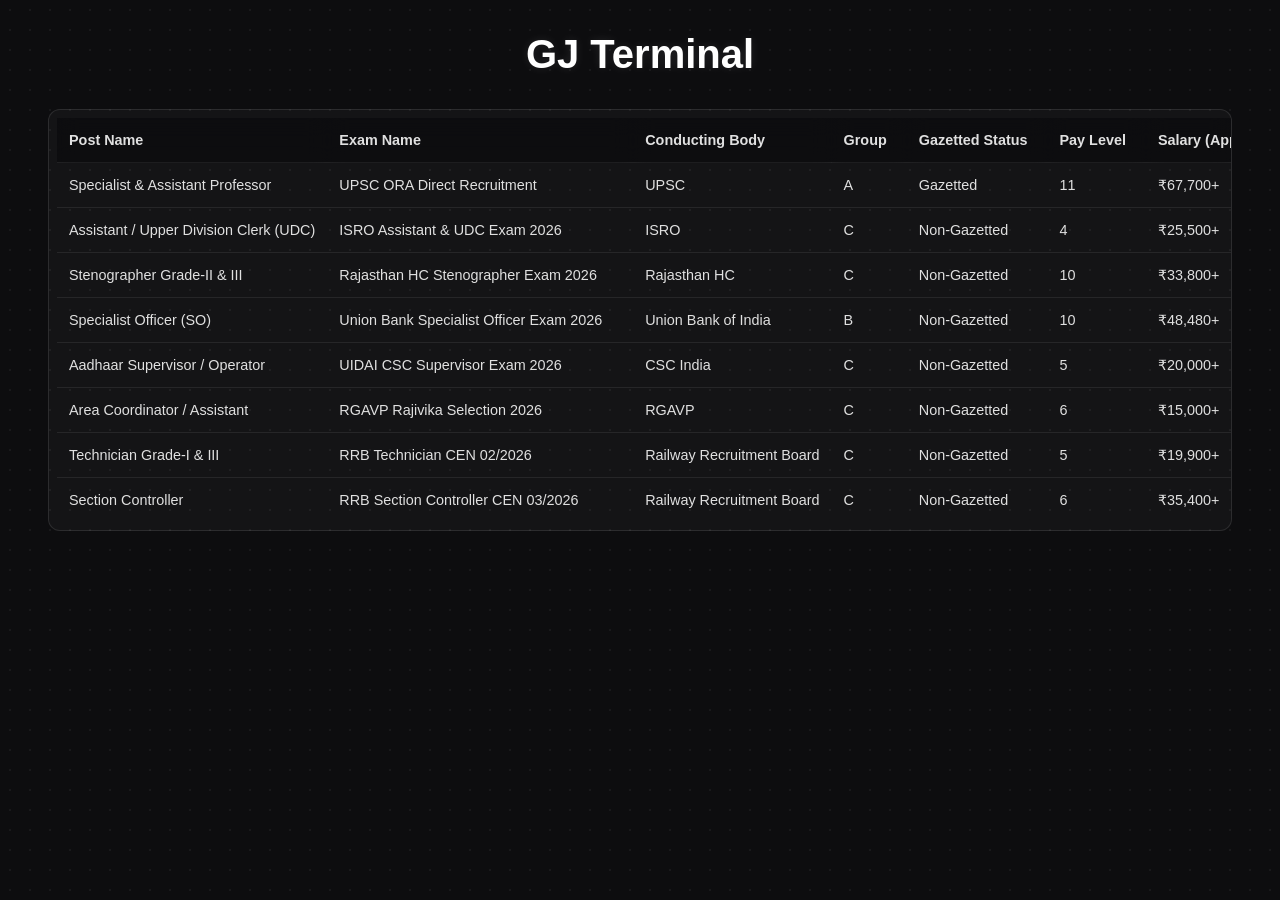
<file: index.html>
<!DOCTYPE html>
<html lang="en">
<head>
    <meta charset="UTF-8">
    <meta name="viewport" content="width=device-width, initial-scale=1.0">
    <meta http-equiv="X-Content-Type-Options" content="nosniff">
    <meta http-equiv="X-Frame-Options" content="DENY">
    <meta http-equiv="X-XSS-Protection" content="1; mode=block">
    <meta name="referrer" content="strict-origin-when-cross-origin">
    <meta http-equiv="Content-Security-Policy" content="default-src 'self'; style-src 'self' https://fonts.googleapis.com; font-src 'self' https://fonts.gstatic.com; script-src 'self'; img-src 'self' data:;">
    <title>GJ Terminal - Government Jobs Dashboard</title>
    <link rel="stylesheet" href="css/dashboard.css">
</head>
<body>
    <header class="main-header">
        <h1>GJ Terminal</h1>
    </header>

    <div class="table-container" id="tableContainer">
        <table class="jobs-table" id="jobsTable">
            <thead>
                <tr>
                    <th class="sortable" data-column-index="0">Post Name</th>
                    <th class="sortable" data-column-index="1">Exam Name</th>
                    <th class="sortable" data-column-index="2">Conducting Body</th>
                    <th class="sortable" data-column-index="3">Group</th>
                    <th class="sortable" data-column-index="4">Gazetted Status</th>
                    <th class="sortable" data-column-index="5" data-sort-type="number">Pay Level</th>
                    <th class="sortable" data-column-index="6" data-sort-type="currency">Salary (Approx.)</th>
                    <th class="sortable" data-column-index="7">Eligibility</th>
                    <th class="sortable" data-column-index="8" data-sort-type="number">Age Limit</th>
                    <th class="sortable" data-column-index="9">PET Status</th>
                </tr>
            </thead>
            <tbody>
                <tr> <td>Specialist & Assistant Professor</td> <td>UPSC ORA Direct Recruitment<a href="https://upsconline.nic.in" target="_blank" rel="noopener noreferrer" class="external-link-icon">↗</a></td> <td>UPSC</td> <td>A</td> <td>Gazetted</td> <td>11</td> <td>₹67,700+</td> <td>MD/MS/DM in Specialization</td> <td>18-40</td> <td>No PET</td> </tr>
                <tr> <td>Assistant / Upper Division Clerk (UDC)</td> <td>ISRO Assistant & UDC Exam 2026<a href="https://www.isro.gov.in" target="_blank" rel="noopener noreferrer" class="external-link-icon">↗</a></td> <td>ISRO</td> <td>C</td> <td>Non-Gazetted</td> <td>4</td> <td>₹25,500+</td> <td>Any Graduation with Computer Proficiency</td> <td>18-28</td> <td>No PET</td> </tr>
                <tr> <td>Stenographer Grade-II & III</td> <td>Rajasthan HC Stenographer Exam 2026<a href="https://hcraj.nic.in" target="_blank" rel="noopener noreferrer" class="external-link-icon">↗</a></td> <td>Rajasthan HC</td> <td>C</td> <td>Non-Gazetted</td> <td>10</td> <td>₹33,800+</td> <td>12th Pass with RSCIT/O-Level</td> <td>18-40</td> <td>No PET</td> </tr>
                <tr> <td>Specialist Officer (SO)</td> <td>Union Bank Specialist Officer Exam 2026<a href="https://www.unionbankofindia.co.in" target="_blank" rel="noopener noreferrer" class="external-link-icon">↗</a></td> <td>Union Bank of India</td> <td>B</td> <td>Non-Gazetted</td> <td>10</td> <td>₹48,480+</td> <td>Bachelor's Degree in Specialization</td> <td>18-50</td> <td>No PET</td> </tr>
                <tr> <td>Aadhaar Supervisor / Operator</td> <td>UIDAI CSC Supervisor Exam 2026<a href="https://csc.gov.in" target="_blank" rel="noopener noreferrer" class="external-link-icon">↗</a></td> <td>CSC India</td> <td>C</td> <td>Non-Gazetted</td> <td>5</td> <td>₹20,000+</td> <td>12th Pass with Aadhaar Certificate</td> <td>18-40</td> <td>No PET</td> </tr>
                <tr> <td>Area Coordinator / Assistant</td> <td>RGAVP Rajivika Selection 2026<a href="https://rgavp.rajasthan.gov.in" target="_blank" rel="noopener noreferrer" class="external-link-icon">↗</a></td> <td>RGAVP</td> <td>C</td> <td>Non-Gazetted</td> <td>6</td> <td>₹15,000+</td> <td>Any Graduation with SHG Membership</td> <td>18-45</td> <td>No PET</td> </tr>
                <tr> <td>Technician Grade-I & III</td> <td>RRB Technician CEN 02/2026<a href="https://rrbapply.gov.in" target="_blank" rel="noopener noreferrer" class="external-link-icon">↗</a></td> <td>Railway Recruitment Board</td> <td>C</td> <td>Non-Gazetted</td> <td>5</td> <td>₹19,900+</td> <td>B.E/B.Tech/B.Sc or 10th+ITI / 12th PCM</td> <td>18-33</td> <td>No PET</td> </tr>
                <tr> <td>Section Controller</td> <td>RRB Section Controller CEN 03/2026<a href="https://rrbapply.gov.in" target="_blank" rel="noopener noreferrer" class="external-link-icon">↗</a></td> <td>Railway Recruitment Board</td> <td>C</td> <td>Non-Gazetted</td> <td>6</td> <td>₹35,400+</td> <td>Bachelor's Degree in any stream</td> <td>20-33</td> <td>No PET</td> </tr>
            </tbody>
        </table>
    </div>

    <div class="search-overlay" id="searchOverlay">
        <div class="search-modal">
            <input type="text" id="searchInput" placeholder="Search through active Central & Rajasthan posts...">
            <div id="searchResults" class="search-results"></div>
        </div>
    </div>

    <script src="js/dashboard.js"></script>
</body>
</html>
</file>
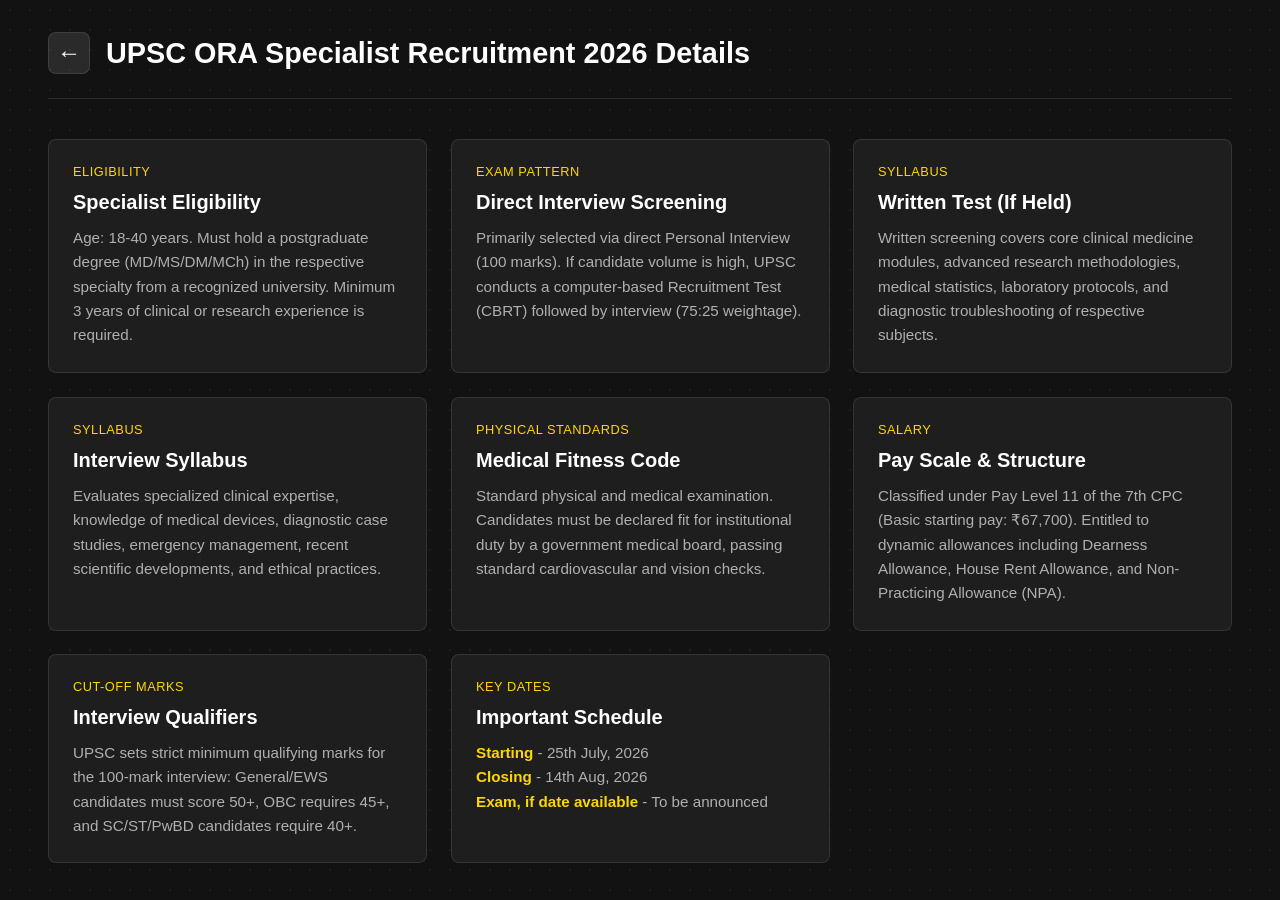
<file: details.html>
<!DOCTYPE html>
<html lang="en">
<head>
    <meta charset="UTF-8">
    <meta name="viewport" content="width=device-width, initial-scale=1.0">
    <meta http-equiv="X-Content-Type-Options" content="nosniff">
    <meta http-equiv="X-Frame-Options" content="DENY">
    <meta http-equiv="X-XSS-Protection" content="1; mode=block">
    <meta name="referrer" content="strict-origin-when-cross-origin">
    <meta http-equiv="Content-Security-Policy" content="default-src 'self'; style-src 'self' https://fonts.googleapis.com; font-src 'self' https://fonts.gstatic.com; script-src 'self'; img-src 'self' data:;">
    <title>Exam Details - GJ Terminal</title>
    <link rel="stylesheet" href="css/details.css">
</head>
<body>

    <header class="details-header">
        <a href="index.html" class="back-btn" title="Back to Terminal">&larr;</a>
        <h1>UPSC Civil Services Exam Details</h1>
    </header>

    <main class="cards-grid">
        <div class="info-card">
            <span class="card-category">Eligibility</span>
            <h3 class="card-title">Core Eligibility Criteria</h3>
            <p class="card-description">Candidates must be citizens of India, hold a degree from a recognized university, and be between 21-32 years of age, with relaxations for reserved categories.</p>
        </div>
        <div class="info-card">
            <span class="card-category">Exam Pattern</span>
            <h3 class="card-title">Three-Stage Process</h3>
            <p class="card-description">The exam consists of three stages: Preliminary (2 objective papers), Mains (9 descriptive papers), followed by a final Personality Test (Interview).</p>
        </div>
        <div class="info-card">
            <span class="card-category">Syllabus</span>
            <h3 class="card-title">Preliminary Syllabus</h3>
            <p class="card-description">Covers current events, history, geography, polity, economy, environment, and general science (GS Paper I), plus a qualifying aptitude test (CSAT).</p>
        </div>
        <div class="info-card">
            <span class="card-category">Syllabus</span>
            <h3 class="card-title">Mains Syllabus</h3>
            <p class="card-description">Includes nine extensive papers covering Essay, Indian language, English, and four General Studies papers, plus two papers on an optional subject.</p>
        </div>

        <div class="info-card">
            <span class="card-category">Physical Standards</span>
            <h3 class="card-title">Physical Test (IPS/IRS)</h3>
            <p class="card-description">Specific height, chest, and vision standards are mandatory for services like the Indian Police Service (IPS) and others requiring physical fitness.</p>
        </div>
        <div class="info-card">
            <span class="card-category">Salary</span>
            <h3 class="card-title">Pay Scale & Structure</h3>
            <p class="card-description">Entry-level officers are placed in Pay Level 10 of the 7th CPC, with an approximate in-hand salary of ₹56,100 plus various allowances like DA, HRA, and TA.</p>
        </div>
        <div class="info-card">
            <span class="card-category">Cut-off Marks</span>
            <h3 class="card-title">Previous Year Trends</h3>
            <p class="card-description">Cut-offs are determined based on the number of vacancies and the difficulty of the paper. Analyzing past trends is crucial for setting a target score.</p>
        </div>
        <div class="info-card">
            <span class="card-category">Key Dates</span>
            <h3 class="card-title">Important Schedule</h3>
            <p class="card-description">The UPSC releases its annual calendar in advance. Typically, notification is in February, Prelims in June, and Mains around September.</p>
        </div>
    </main>

    <div class="search-overlay" id="searchOverlay">
        <div class="search-modal">
            <input type="text" id="searchInput" placeholder="Search through active Central & Rajasthan posts...">
            <div id="searchResults" class="search-results"></div>
        </div>
    </div>

    <!-- Unified Search Overlay handler first, then dynamic detail population -->
    <script src="js/dashboard.js"></script>
    <script src="js/details.js"></script>
</body>
</html>
</file>
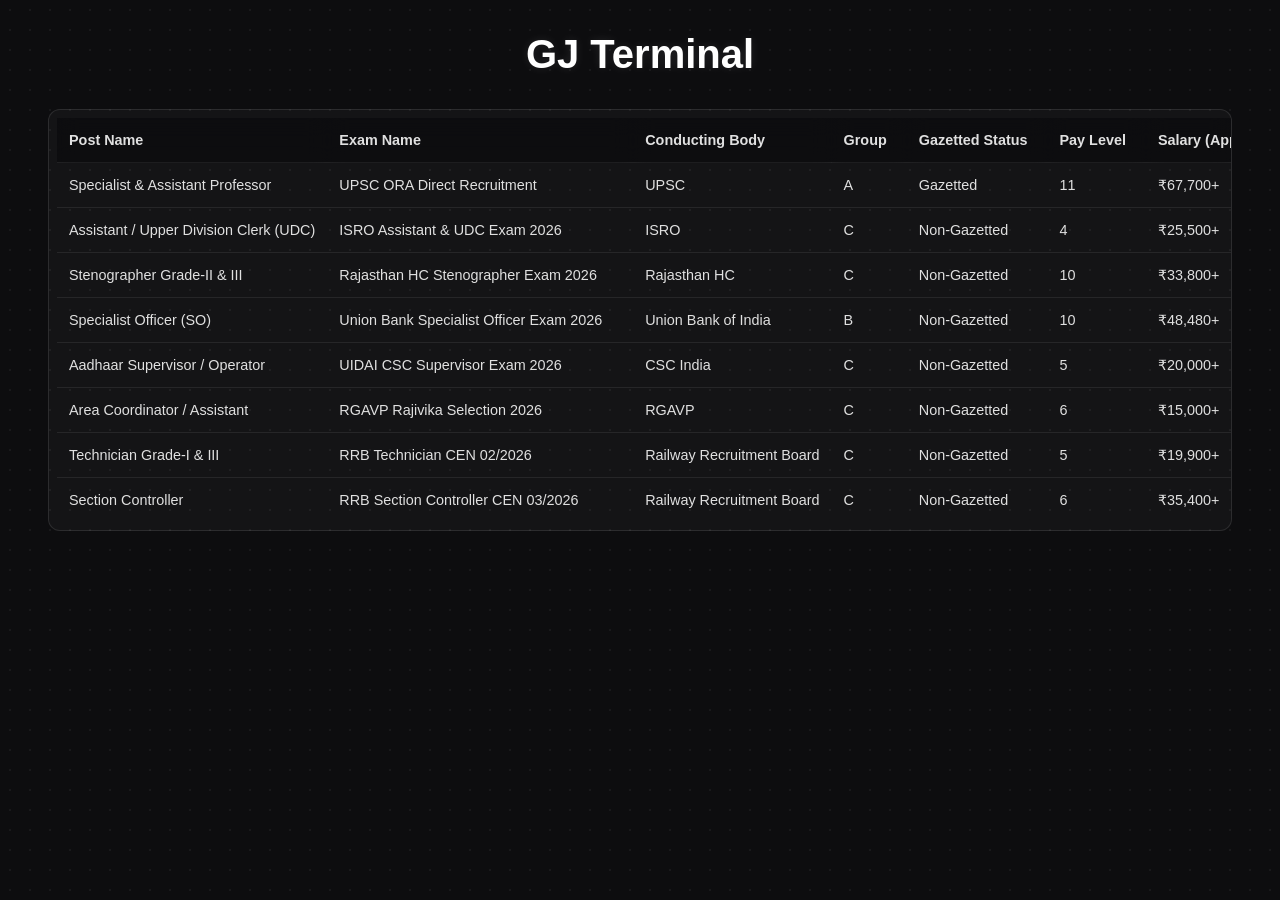
<file: index3.html>
<!DOCTYPE html>
<html lang="en">
<head>
    <meta charset="UTF-8">
    <meta name="viewport" content="width=device-width, initial-scale=1.0">
    <meta http-equiv="X-Content-Type-Options" content="nosniff">
    <meta http-equiv="X-Frame-Options" content="DENY">
    <meta http-equiv="X-XSS-Protection" content="1; mode=block">
    <meta name="referrer" content="strict-origin-when-cross-origin">
    <meta http-equiv="Content-Security-Policy" content="default-src 'self'; style-src 'self' https://fonts.googleapis.com; font-src 'self' https://fonts.gstatic.com; script-src 'self'; img-src 'self' data:;">
    <title>GJ Terminal - Government Jobs Dashboard</title>
    <link rel="stylesheet" href="css/dashboard.css">
</head>
<body>
    <header class="main-header">
        <h1>GJ Terminal</h1>
    </header>

    <div class="table-container" id="tableContainer">
        <table class="jobs-table" id="jobsTable">
             <thead>
                <tr>
                    <th class="sortable" data-column-index="0">Post Name</th>
                    <th class="sortable" data-column-index="1">Exam Name</th>
                    <th class="sortable" data-column-index="2">Conducting Body</th>
                    <th class="sortable" data-column-index="3">Group</th>
                    <th class="sortable" data-column-index="4">Gazetted Status</th>
                    <th class="sortable" data-column-index="5" data-sort-type="number">Pay Level</th>
                    <th class="sortable" data-column-index="6" data-sort-type="currency">Salary (Approx.)</th>
                    <th class="sortable" data-column-index="7">Eligibility</th>
                    <th class="sortable" data-column-index="8" data-sort-type="number">Age Limit</th>
                    <th class="sortable" data-column-index="9">PET Status</th>
                </tr>
            </thead>
            <tbody>
                <tr> <td>Specialist & Assistant Professor</td> <td>UPSC ORA Direct Recruitment<a href="https://upsconline.nic.in" target="_blank" rel="noopener noreferrer" class="external-link-icon">↗</a></td> <td>UPSC</td> <td>A</td> <td>Gazetted</td> <td>11</td> <td>₹67,700+</td> <td>MD/MS/DM in Specialization</td> <td>18-40</td> <td>No PET</td> </tr>
                <tr> <td>Assistant / Upper Division Clerk (UDC)</td> <td>ISRO Assistant & UDC Exam 2026<a href="https://www.isro.gov.in" target="_blank" rel="noopener noreferrer" class="external-link-icon">↗</a></td> <td>ISRO</td> <td>C</td> <td>Non-Gazetted</td> <td>4</td> <td>₹25,500+</td> <td>Any Graduation with Computer Proficiency</td> <td>18-28</td> <td>No PET</td> </tr>
                <tr> <td>Stenographer Grade-II & III</td> <td>Rajasthan HC Stenographer Exam 2026<a href="https://hcraj.nic.in" target="_blank" rel="noopener noreferrer" class="external-link-icon">↗</a></td> <td>Rajasthan HC</td> <td>C</td> <td>Non-Gazetted</td> <td>10</td> <td>₹33,800+</td> <td>12th Pass with RSCIT/O-Level</td> <td>18-40</td> <td>No PET</td> </tr>
                <tr> <td>Specialist Officer (SO)</td> <td>Union Bank Specialist Officer Exam 2026<a href="https://www.unionbankofindia.co.in" target="_blank" rel="noopener noreferrer" class="external-link-icon">↗</a></td> <td>Union Bank of India</td> <td>B</td> <td>Non-Gazetted</td> <td>10</td> <td>₹48,480+</td> <td>Bachelor's Degree in Specialization</td> <td>18-50</td> <td>No PET</td> </tr>
                <tr> <td>Aadhaar Supervisor / Operator</td> <td>UIDAI CSC Supervisor Exam 2026<a href="https://csc.gov.in" target="_blank" rel="noopener noreferrer" class="external-link-icon">↗</a></td> <td>CSC India</td> <td>C</td> <td>Non-Gazetted</td> <td>5</td> <td>₹20,000+</td> <td>12th Pass with Aadhaar Certificate</td> <td>18-40</td> <td>No PET</td> </tr>
                <tr> <td>Area Coordinator / Assistant</td> <td>RGAVP Rajivika Selection 2026<a href="https://rgavp.rajasthan.gov.in" target="_blank" rel="noopener noreferrer" class="external-link-icon">↗</a></td> <td>RGAVP</td> <td>C</td> <td>Non-Gazetted</td> <td>6</td> <td>₹15,000+</td> <td>Any Graduation with SHG Membership</td> <td>18-45</td> <td>No PET</td> </tr>
                <tr> <td>Technician Grade-I & III</td> <td>RRB Technician CEN 02/2026<a href="https://rrbapply.gov.in" target="_blank" rel="noopener noreferrer" class="external-link-icon">↗</a></td> <td>Railway Recruitment Board</td> <td>C</td> <td>Non-Gazetted</td> <td>5</td> <td>₹19,900+</td> <td>B.E/B.Tech/B.Sc or 10th+ITI / 12th PCM</td> <td>18-33</td> <td>No PET</td> </tr>
                <tr> <td>Section Controller</td> <td>RRB Section Controller CEN 03/2026<a href="https://rrbapply.gov.in" target="_blank" rel="noopener noreferrer" class="external-link-icon">↗</a></td> <td>Railway Recruitment Board</td> <td>C</td> <td>Non-Gazetted</td> <td>6</td> <td>₹35,400+</td> <td>Bachelor's Degree in any stream</td> <td>20-33</td> <td>No PET</td> </tr>
            </tbody>
        </table>
    </div>

    <div class="search-overlay" id="searchOverlay">
        <div class="search-modal">
            <input type="text" id="searchInput" placeholder="Search through active Central & Rajasthan posts...">
            <div id="searchResults" class="search-results"></div>
        </div>
    </div>

    <script src="js/dashboard.js"></script>
</body>
</html>
</file>
<file: css/dashboard.css>
/* --- Import a modern font --- */
@import url('https://fonts.googleapis.com/css2?family=Manrope:wght@400;500;700&display=swap');

/* --- Global Styles & Dark Mode Background --- */
body {
    font-family: 'Manrope', sans-serif;
    background-color: #0d0d0f;
    color: #e0e0e0;
    margin: 0;
    padding: 2rem 3rem;
    background-image: radial-gradient(rgba(255, 255, 255, 0.05) 1px, transparent 1px);
    background-size: 20px 20px;
    -webkit-font-smoothing: antialiased;
    -moz-osx-font-smoothing: grayscale;
    text-rendering: optimizeLegibility;
}

/* --- Header for the "GJ Terminal" Title --- */
.main-header {
    text-align: center;
    margin-bottom: 2rem;
}
.main-header h1 {
    margin: 0;
    font-size: 2.5rem;
    color: #ffffff;
    text-shadow: 0 0 10px rgba(255, 255, 255, 0.1);
}

/* --- Table Container and Styles --- */
.table-container {
    overflow-x: auto;
    scroll-behavior: smooth;
    border: 1px solid rgba(255, 255, 255, 0.1);
    border-radius: 12px;
    background: rgba(255, 255, 255, 0.03);
    padding: 8px;
    -webkit-overflow-scrolling: touch; /* Smooth kinetic scroll on iOS/Safari */
}

/* --- Custom Scrollbar Styling --- */
.table-container::-webkit-scrollbar {
    height: 8px;
    width: 8px;
}
.table-container::-webkit-scrollbar-track {
    background: rgba(255, 255, 255, 0.02);
    border-radius: 12px;
}
.table-container::-webkit-scrollbar-thumb {
    background: rgba(255, 215, 0, 0.2); /* Golden accent */
    border-radius: 12px;
    transition: background-color 0.2s ease;
}
.table-container::-webkit-scrollbar-thumb:hover {
    background: rgba(255, 215, 0, 0.4);
}

.jobs-table {
    width: 100%;
    border-collapse: collapse;
    min-width: 1400px;
}
.jobs-table thead {
    position: sticky;
    top: 0;
    z-index: 10;
}
.jobs-table thead th {
    background: rgba(13, 13, 15, 0.9);
    backdrop-filter: blur(10px);
    -webkit-backdrop-filter: blur(10px);
}
.jobs-table th, .jobs-table td {
    padding: 14px 12px;
    white-space: nowrap;
    text-align: left;
    font-size: 0.9rem;
}
.jobs-table tbody td {
    border-top: 1px solid rgba(255, 255, 255, 0.08);
}
.jobs-table tbody tr {
    transition: background-color 0.2s ease;
    will-change: background-color;
}
.jobs-table tbody tr:hover {
    background-color: rgba(255, 255, 255, 0.05);
    cursor: pointer;
}

/* --- External Link Icon Styles --- */
.jobs-table .external-link-icon {
    opacity: 0;
    transition: opacity 0.2s ease, transform 0.2s ease;
    margin-left: 8px;
    color: #FFD700; /* Warm golden glow */
    text-decoration: none;
    font-size: 0.8rem;
    display: inline-block;
}
.jobs-table tbody tr:hover .external-link-icon {
    opacity: 1;
}
.jobs-table .external-link-icon:hover {
    transform: scale(1.2);
}

/* --- Styles for Sortable Headers --- */
.jobs-table th.sortable {
    cursor: pointer;
    transition: color 0.2s ease;
}
.jobs-table th.sortable:hover {
    color: #fff;
}
.jobs-table th.sortable::after {
    content: ' ';
    display: inline-block;
    margin-left: 8px;
    opacity: 0.5;
    transition: all 0.2s ease-in-out;
}
.jobs-table th.sort-asc::after {
    content: '▲';
    opacity: 1;
}
.jobs-table th.sort-desc::after {
    content: '▼';
    opacity: 1;
}

/* --- Styles for the Search Bar Overlay --- */
.search-overlay {
    position: fixed;
    top: 0;
    left: 0;
    width: 100%;
    height: 100%;
    background: rgba(0, 0, 0, 0.8);
    backdrop-filter: blur(8px);
    -webkit-backdrop-filter: blur(8px);
    display: flex;
    justify-content: center;
    align-items: flex-start;
    padding-top: 15vh;
    z-index: 2000;
    opacity: 0;
    visibility: hidden;
    transition: opacity 0.25s cubic-bezier(0.4, 0, 0.2, 1), visibility 0.25s ease;
    will-change: opacity, visibility;
}
.search-overlay.visible {
    opacity: 1;
    visibility: visible;
}
.search-overlay.visible .search-modal {
    transform: scale(1);
}
.search-modal {
    width: 100%;
    max-width: 700px;
    padding: 0 1.5rem;
    box-sizing: border-box;
    transform: scale(0.95);
    transition: transform 0.25s cubic-bezier(0.4, 0, 0.2, 1);
    will-change: transform;
    display: flex;
    flex-direction: column;
}
#searchInput {
    width: 100%;
    padding: 18px 24px;
    font-size: 1.2rem;
    font-family: 'Manrope', sans-serif;
    background-color: #1e1e1e;
    color: #e0e0e0;
    border: 1px solid #444;
    border-radius: 10px;
    outline: none;
    box-sizing: border-box;
    transition: border-color 0.3s ease, box-shadow 0.3s ease;
}
#searchInput:focus {
    border-color: #FFD700;
    box-shadow: 0 0 25px rgba(255, 215, 0, 0.4), 0 0 10px rgba(255, 215, 0, 0.3);
}

/* --- Search Autocomplete Results Container --- */
.search-results {
    background-color: #1a1a1c;
    border: 1px solid rgba(255, 215, 0, 0.2);
    border-radius: 10px;
    max-height: 350px;
    overflow-y: auto;
    margin-top: 8px;
    box-shadow: 0 10px 30px rgba(0, 0, 0, 0.5);
    display: none; /* Controlled dynamically by JS */
}

/* --- Custom Styled Search Results Scrollbar (DRY & Sleek) --- */
.search-results::-webkit-scrollbar {
    width: 6px;
}
.search-results::-webkit-scrollbar-track {
    background: rgba(255, 255, 255, 0.01);
    border-radius: 10px;
}
.search-results::-webkit-scrollbar-thumb {
    background: rgba(255, 215, 0, 0.2); /* Soft golden thumb */
    border-radius: 10px;
}
.search-results::-webkit-scrollbar-thumb:hover {
    background: rgba(255, 215, 0, 0.4);
}

.search-results-item {
    padding: 14px 20px;
    cursor: pointer;
    border-bottom: 1px solid rgba(255, 255, 255, 0.05);
    transition: background-color 0.2s ease, color 0.2s ease;
    color: #e0e0e0;
    text-align: left;
    display: flex;
    flex-direction: column;
    gap: 4px;
}
.search-results-item:hover {
    background-color: rgba(255, 215, 0, 0.08);
}
.search-results-title {
    font-size: 1rem;
    font-weight: 700;
    color: #ffffff;
    transition: color 0.2s ease;
}
.search-results-item:hover .search-results-title {
    color: #FFD700;
}
.search-results-meta {
    font-size: 0.8rem;
    color: #aaa;
}
.search-results-item:last-child {
    border-bottom: none;
}

/* --- Key Dates Card Highlights --- */
.date-highlight {
    color: #FFD700;
    font-weight: 700;
}

/* --- RESPONSIVE MEDIA OVERRIDES --- */

/* Tablet & Smaller Screens */
@media (max-width: 992px) {
    body {
        padding: 1.5rem 2rem;
    }
    .main-header h1 {
        font-size: 2.2rem;
    }
}

/* Smartphone Portrait & Landscape Viewports */
@media (max-width: 768px) {
    body {
        padding: 1rem 1rem;
        background-size: 15px 15px;
    }
    .main-header {
        margin-bottom: 1.5rem;
    }
    .main-header h1 {
        font-size: 1.8rem;
    }
    .table-container {
        border-radius: 8px;
        padding: 4px;
    }
    .jobs-table th, .jobs-table td {
        padding: 12px 10px;
        font-size: 0.85rem;
    }
    .table-container::-webkit-scrollbar {
        height: 6px;
    }
    .table-container {
        box-shadow: inset -10px 0 10px -10px rgba(255, 215, 0, 0.15);
    }
    #searchInput {
        padding: 14px 18px;
        font-size: 1rem;
    }
}

/* Extra Small Devices (320px to 480px width) */
@media (max-width: 480px) {
    body {
        padding: 0.75rem 0.5rem;
    }
    .main-header h1 {
        font-size: 1.6rem;
    }
}

/* High Resolution & Zoom Adjustments */
@media (min-width: 1920px) {
    body {
        max-width: 1600px;
        margin: 0 auto;
    }
}
</file>
<file: css/details.css>
/* --- Import a modern font --- */
@import url('https://fonts.googleapis.com/css2?family=Manrope:wght@400;500;700&display=swap');

/* --- Global Styles & Dark Mode Background --- */
body {
    font-family: 'Manrope', sans-serif;
    background-color: #121212; /* Slightly different dark shade */
    color: #e0e0e0;
    margin: 0;
    padding: 2rem 3rem;
    background-image: radial-gradient(rgba(255, 255, 255, 0.05) 1px, transparent 1px);
    background-size: 20px 20px;
    -webkit-font-smoothing: antialiased;
    -moz-osx-font-smoothing: grayscale;
    text-rendering: optimizeLegibility;
}

/* --- Header for the details page --- */
.details-header {
    display: flex;
    align-items: center;
    gap: 1rem;
    margin-bottom: 2.5rem;
    border-bottom: 1px solid rgba(255, 255, 255, 0.1);
    padding-bottom: 1.5rem;
}

.back-btn {
    background: rgba(255, 255, 255, 0.1);
    border: 1px solid rgba(255, 255, 255, 0.1);
    color: #fff;
    font-size: 1.5rem;
    border-radius: 8px;
    width: 40px;
    height: 40px;
    cursor: pointer;
    transition: background-color 0.2s ease, transform 0.2s ease;
    text-decoration: none; /* For the <a> tag */
    display: inline-flex;
    justify-content: center;
    align-items: center;
}
.back-btn:hover {
    background: rgba(255, 255, 255, 0.2);
    transform: translateX(-2px);
}

.details-header h1 {
    margin: 0;
    font-size: 1.8rem;
    color: #ffffff;
}

/* --- Grid container for the cards --- */
.cards-grid {
    display: grid;
    grid-template-columns: repeat(4, 1fr);
    gap: 1.5rem;
}

/* --- The MDN-style Card --- */
.info-card {
    background-color: #1e1e1e;
    border: 1px solid rgba(255, 255, 255, 0.1);
    border-radius: 8px;
    padding: 1.5rem;
    display: flex;
    flex-direction: column;
    gap: 0.75rem;
    transition: transform 0.25s cubic-bezier(0.4, 0, 0.2, 1), border-color 0.25s ease;
    will-change: transform, border-color; /* Promotes card movements to GPU compositor */
}

.info-card:hover {
    transform: translateY(-5px);
    border-color: rgba(255, 215, 0, 0.3); /* Match golden theme subtly */
}

/* Category tag (e.g., "Syllabus") */
.card-category {
    font-size: 0.8rem;
    font-weight: 500;
    color: #FFD700; /* Use gold for categories to pop */
    text-transform: uppercase;
    letter-spacing: 0.5px;
}

/* Card title */
.card-title {
    font-size: 1.25rem;
    font-weight: 700;
    color: #fff;
    margin: 0;
}

/* Card description text */
.card-description {
    font-size: 0.95rem;
    color: #b0b0b0;
    line-height: 1.6;
    margin: 0;
}

/* --- Styles for the Search Bar Overlay --- */
.search-overlay {
    position: fixed;
    top: 0;
    left: 0;
    width: 100%;
    height: 100%;
    background: rgba(0, 0, 0, 0.8);
    backdrop-filter: blur(8px);
    -webkit-backdrop-filter: blur(8px);
    display: flex;
    justify-content: center;
    align-items: flex-start;
    padding-top: 15vh;
    z-index: 2000;
    opacity: 0;
    visibility: hidden;
    transition: opacity 0.25s cubic-bezier(0.4, 0, 0.2, 1), visibility 0.25s ease;
    will-change: opacity, visibility;
}
.search-overlay.visible {
    opacity: 1;
    visibility: visible;
}
.search-overlay.visible .search-modal {
    transform: scale(1);
}
.search-modal {
    width: 100%;
    max-width: 700px;
    padding: 0 1.5rem;
    box-sizing: border-box;
    transform: scale(0.95);
    transition: transform 0.25s cubic-bezier(0.4, 0, 0.2, 1);
    will-change: transform;
    display: flex;
    flex-direction: column;
}
#searchInput {
    width: 100%;
    padding: 18px 24px;
    font-size: 1.2rem;
    font-family: 'Manrope', sans-serif;
    background-color: #1e1e1e;
    color: #e0e0e0;
    border: 1px solid #444;
    border-radius: 10px;
    outline: none;
    box-sizing: border-box;
    transition: border-color 0.3s ease, box-shadow 0.3s ease;
}
#searchInput:focus {
    border-color: #FFD700;
    box-shadow: 0 0 25px rgba(255, 215, 0, 0.4), 0 0 10px rgba(255, 215, 0, 0.3);
}

/* --- Search Autocomplete Results Container --- */
.search-results {
    background-color: #1a1a1c;
    border: 1px solid rgba(255, 215, 0, 0.2);
    border-radius: 10px;
    max-height: 350px;
    overflow-y: auto;
    margin-top: 8px;
    box-shadow: 0 10px 30px rgba(0, 0, 0, 0.5);
    display: none; /* Controlled dynamically by JS */
}

/* --- Custom Styled Search Results Scrollbar (DRY & Sleek) --- */
.search-results::-webkit-scrollbar {
    width: 6px;
}
.search-results::-webkit-scrollbar-track {
    background: rgba(255, 255, 255, 0.01);
    border-radius: 10px;
}
.search-results::-webkit-scrollbar-thumb {
    background: rgba(255, 215, 0, 0.2); /* Soft golden thumb */
    border-radius: 10px;
}
.search-results::-webkit-scrollbar-thumb:hover {
    background: rgba(255, 215, 0, 0.4);
}

.search-results-item {
    padding: 14px 20px;
    cursor: pointer;
    border-bottom: 1px solid rgba(255, 255, 255, 0.05);
    transition: background-color 0.2s ease, color 0.2s ease;
    color: #e0e0e0;
    text-align: left;
    display: flex;
    flex-direction: column;
    gap: 4px;
}
.search-results-item:hover {
    background-color: rgba(255, 215, 0, 0.08);
}
.search-results-title {
    font-size: 1rem;
    font-weight: 700;
    color: #ffffff;
    transition: color 0.2s ease;
}
.search-results-item:hover .search-results-title {
    color: #FFD700;
}
.search-results-meta {
    font-size: 0.8rem;
    color: #aaa;
}
.search-results-item:last-child {
    border-bottom: none;
}

/* --- Key Dates Card Highlights --- */
.date-highlight {
    color: #FFD700;
    font-weight: 700;
}

/* --- RESPONSIVE MEDIA OVERRIDES (Optimizations for mobile and tablet displays) --- */

/* Medium Screens (Desktops & Large Tablets) */
@media (max-width: 1400px) {
    .cards-grid {
        grid-template-columns: repeat(3, 1fr);
    }
}

@media (max-width: 1200px) {
    .cards-grid {
        grid-template-columns: repeat(2, 1fr);
    }
}

/* Portrait & Landscape Smartphones */
@media (max-width: 768px) {
    body {
        padding: 1rem 1rem;
        background-size: 15px 15px;
    }
    .details-header {
        flex-direction: row;
        align-items: center;
        gap: 0.75rem;
        margin-bottom: 1.5rem;
        padding-bottom: 1rem;
    }
    .details-header h1 {
        font-size: 1.3rem;
    }
    .back-btn {
        width: 36px;
        height: 36px;
        font-size: 1.2rem;
        border-radius: 6px;
    }
    .cards-grid {
        grid-template-columns: 1fr;
        gap: 1rem;
    }
    .info-card {
        padding: 1.2rem;
        gap: 0.5rem;
    }
    .card-title {
        font-size: 1.1rem;
    }
    .card-description {
        font-size: 0.85rem;
        line-height: 1.5;
    }
    #searchInput {
        padding: 14px 18px;
        font-size: 1rem;
    }
}

/* Landscape Phones specifically */
@media (max-width: 900px) and (orientation: landscape) {
    .cards-grid {
        grid-template-columns: repeat(2, 1fr);
    }
}

/* Ultra-Wide Screen Constraints */
@media (min-width: 1920px) {
    body {
        max-width: 1600px;
        margin: 0 auto;
    }
}
</file>
